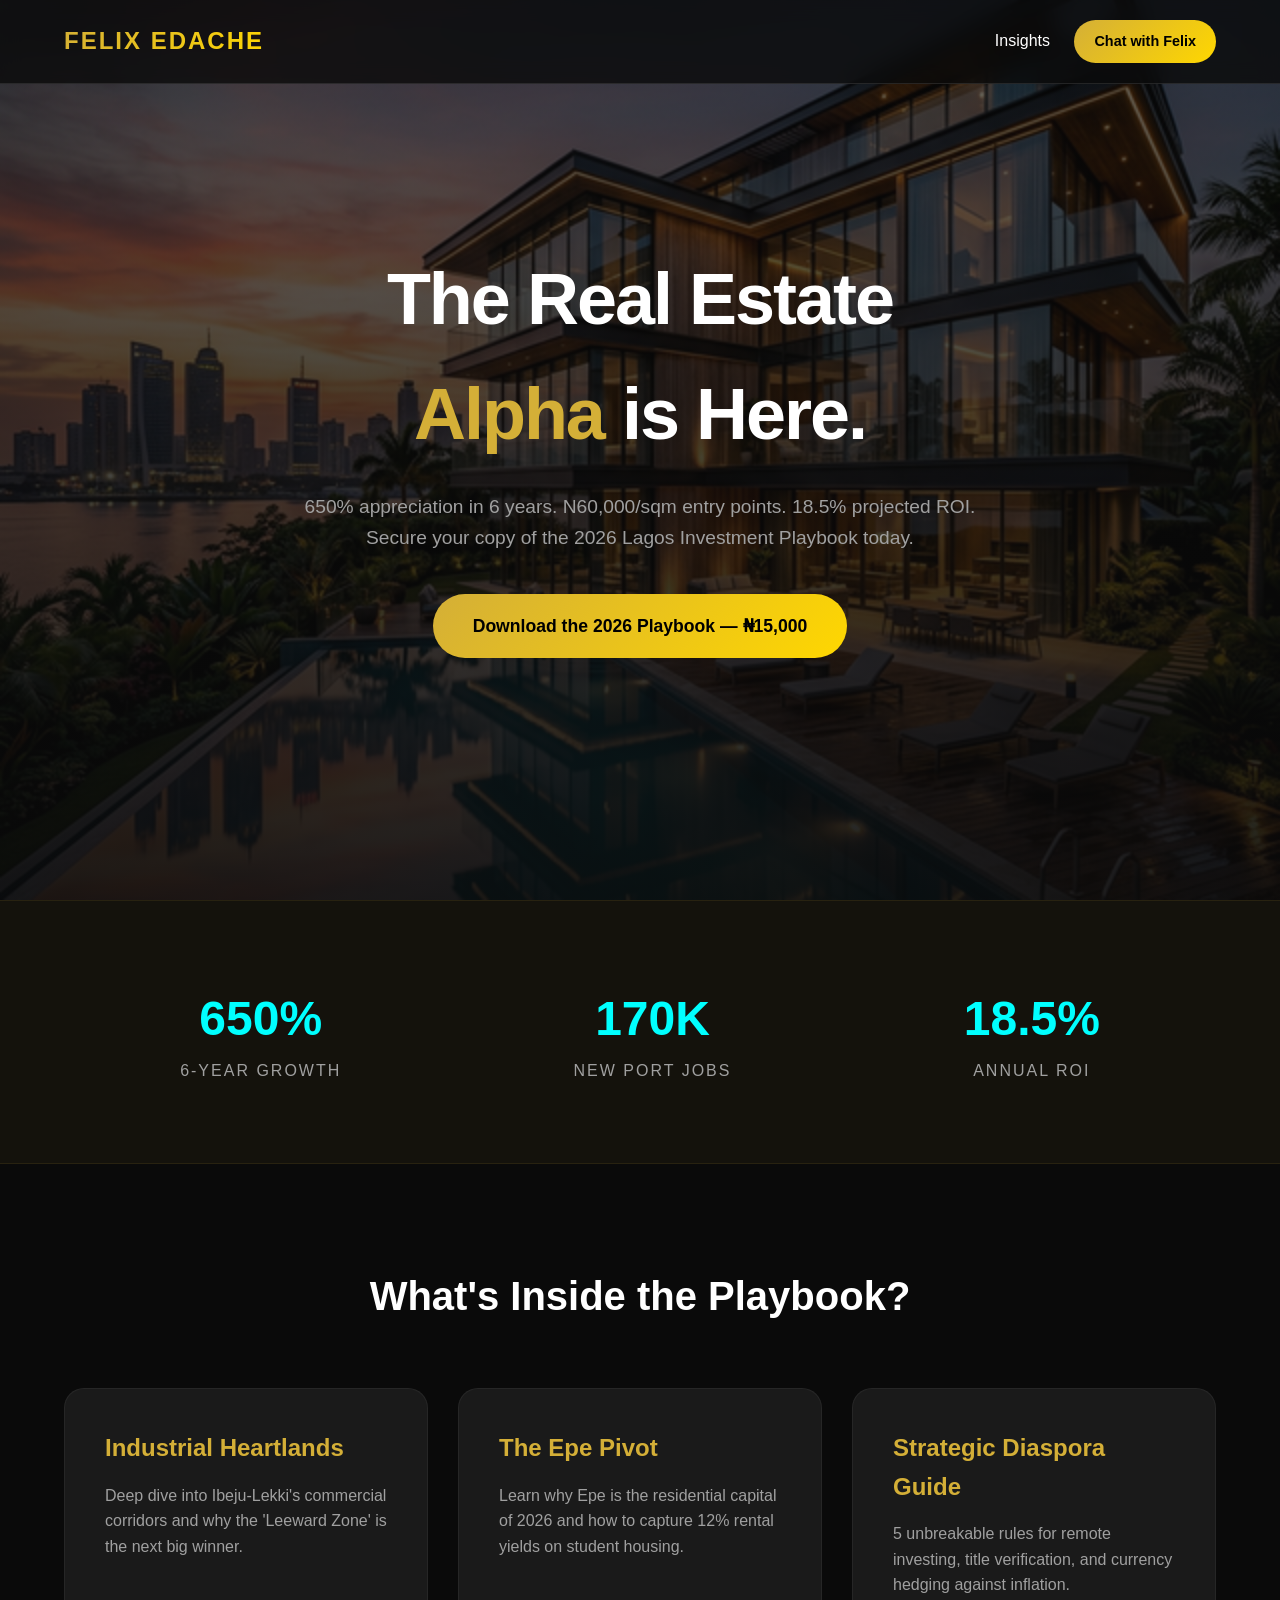
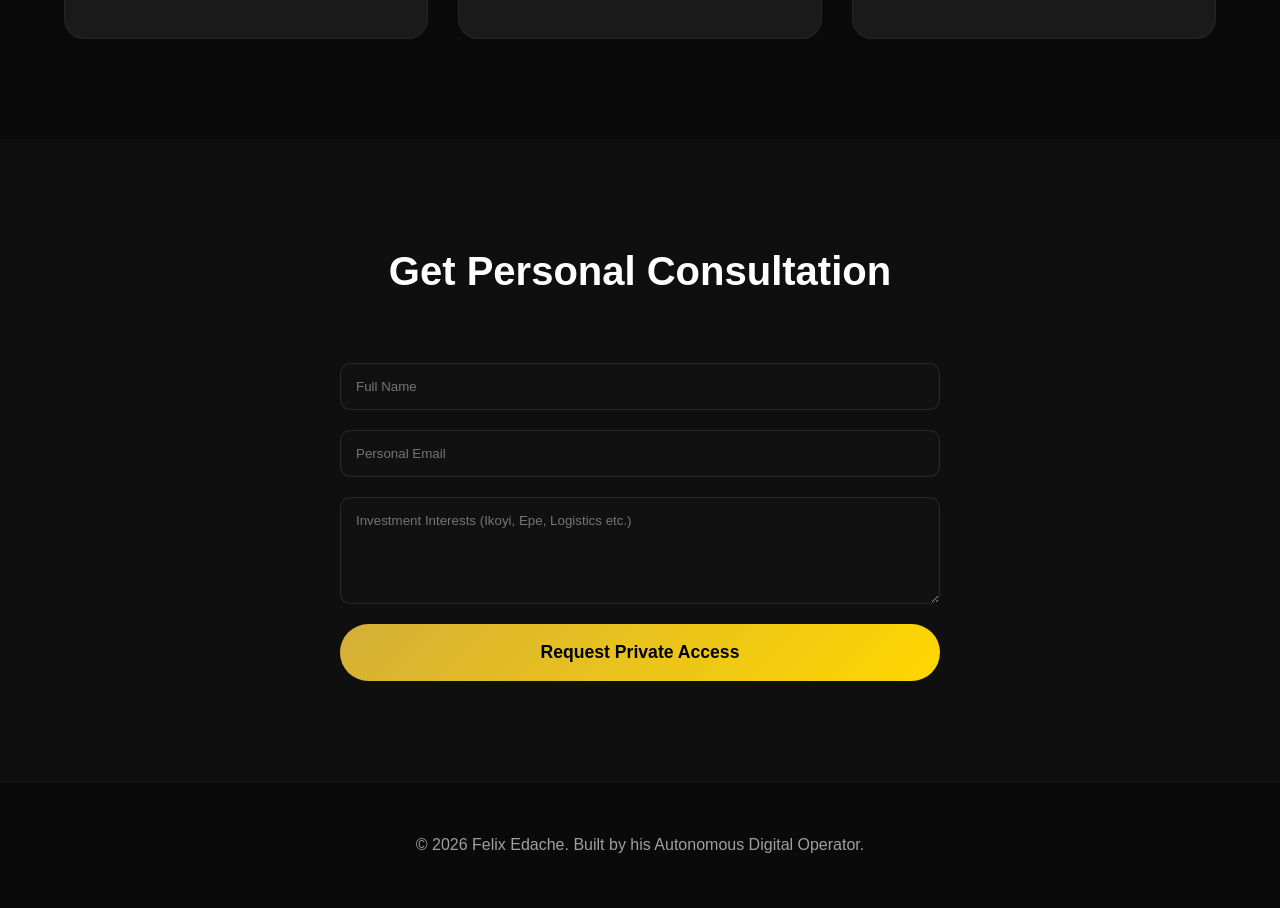
<file: index.html>
<!DOCTYPE html><html lang="en"><head>
    <meta charset="UTF-8">
    <meta name="viewport" content="width=device-width, initial-scale=1.0">
    <title>Lagos Real Estate 2026 | Investment Alpha | Felix Edache</title>
    <meta name="description" content="Master the 2026 Lagos Real Estate market. Data-driven insights on Ibeju-Lekki, Epe, and high-ROI commercial land. Secure your wealth with Felix Edache.">
    <meta name="keywords" content="Lagos Real Estate 2026, Ibeju-Lekki Land Prices, Epe Investment ROI, Diaspora Real Estate Nigeria, Lagos Commercial Property guide">
    
    <!-- JSON-LD Schema for SEO Discovery -->
    <script type="application/ld+json">
    {
      "@context": "https://schema.org/",
      "@type": "Product",
      "name": "Lagos Real Estate 2026: The Investment Alpha Playbook",
      "image": "https://1942ways.github.io/lagos-alpha/assets/hero.png",
      "description": "The definitive guide to Lagos commercial real estate investment in 2026, covering ROI corridors in Ibeju-Lekki and Epe.",
      "brand": {
        "@type": "Brand",
        "name": "Felix Edache"
      },
      "offers": {
        "@type": "Offer",
        "url": "https://selar.co/3577o37347",
        "priceCurrency": "NGN",
        "price": "15000",
        "availability": "https://schema.org/InStock"
      }
    }
    </script>
    <!-- Placeholder for Google Analytics -->
    <!-- [INSERT_GA4_TAG_HERE] -->
    <link rel="stylesheet" href="style.css">
</head>
<body>

    <nav>
        <div class="logo">FELIX EDACHE</div>
        <div>
            <a href="#about" style="color: white; text-decoration: none; margin-right: 20px;">Insights</a>
            <a href="https://wa.me/2348070506737" class="cta-button" style="padding: 10px 20px; font-size: 0.9rem;">Chat with Felix</a>
        </div>
    </nav>

    <header class="hero">
        <div class="hero-content">
            <h1>The Real Estate <br><span style="color: var(--primary-gold);">Alpha</span> is Here.</h1>
            <p>650% appreciation in 6 years. N60,000/sqm entry points. 18.5% projected ROI. Secure your copy of the 2026 Lagos Investment Playbook today.</p>
            <a href="https://selar.co/3577o37347" class="cta-button">Download the 2026 Playbook — ₦15,000</a>
        </div>
    </header>

    <section class="stats">
        <div class="stat-item">
            <h2>650%</h2>
            <p>6-Year Growth</p>
        </div>
        <div class="stat-item">
            <h2>170K</h2>
            <p>New Port Jobs</p>
        </div>
        <div class="stat-item">
            <h2>18.5%</h2>
            <p>Annual ROI</p>
        </div>
    </section>

    <section class="features" id="about">
        <h2 class="section-title">What's Inside the Playbook?</h2>
        <div class="grid">
            <div class="card">
                <h3>Industrial Heartlands</h3>
                <p>Deep dive into Ibeju-Lekki's commercial corridors and why the 'Leeward Zone' is the next big winner.</p>
            </div>
            <div class="card">
                <h3>The Epe Pivot</h3>
                <p>Learn why Epe is the residential capital of 2026 and how to capture 12% rental yields on student housing.</p>
            </div>
            <div class="card">
                <h3>Strategic Diaspora Guide</h3>
                <p>5 unbreakable rules for remote investing, title verification, and currency hedging against inflation.</p>
            </div>
        </div>
    </section>

    <section class="features" id="contact" style="background: rgba(255,255,255,0.02); padding: 100px 5%;">
        <h2 class="section-title">Get Personal Consultation</h2>
        <div style="max-width: 600px; margin: 0 auto;">
            <form action="https://formspree.io/f/mdawlzzz" method="POST" style="display: flex; flex-direction: column; gap: 20px;">
                <input type="text" name="name" placeholder="Full Name" required="" style="padding: 15px; border-radius: 10px; border: 1px solid rgba(255,255,255,0.1); background: #111; color: white;">
                <input type="email" name="email" placeholder="Personal Email" required="" style="padding: 15px; border-radius: 10px; border: 1px solid rgba(255,255,255,0.1); background: #111; color: white;">
                <textarea name="message" placeholder="Investment Interests (Ikoyi, Epe, Logistics etc.)" rows="5" style="padding: 15px; border-radius: 10px; border: 1px solid rgba(255,255,255,0.1); background: #111; color: white;"></textarea>
                <button type="submit" class="cta-button">Request Private Access</button>
            </form>
        </div>
    </section>

    <footer style="padding: 50px 5%; text-align: center; border-top: 1px solid rgba(255,255,255,0.05); color: var(--text-muted);">
        <p>© 2026 Felix Edache. Built by his Autonomous Digital Operator.</p>
    </footer>

</body></html>
</file>
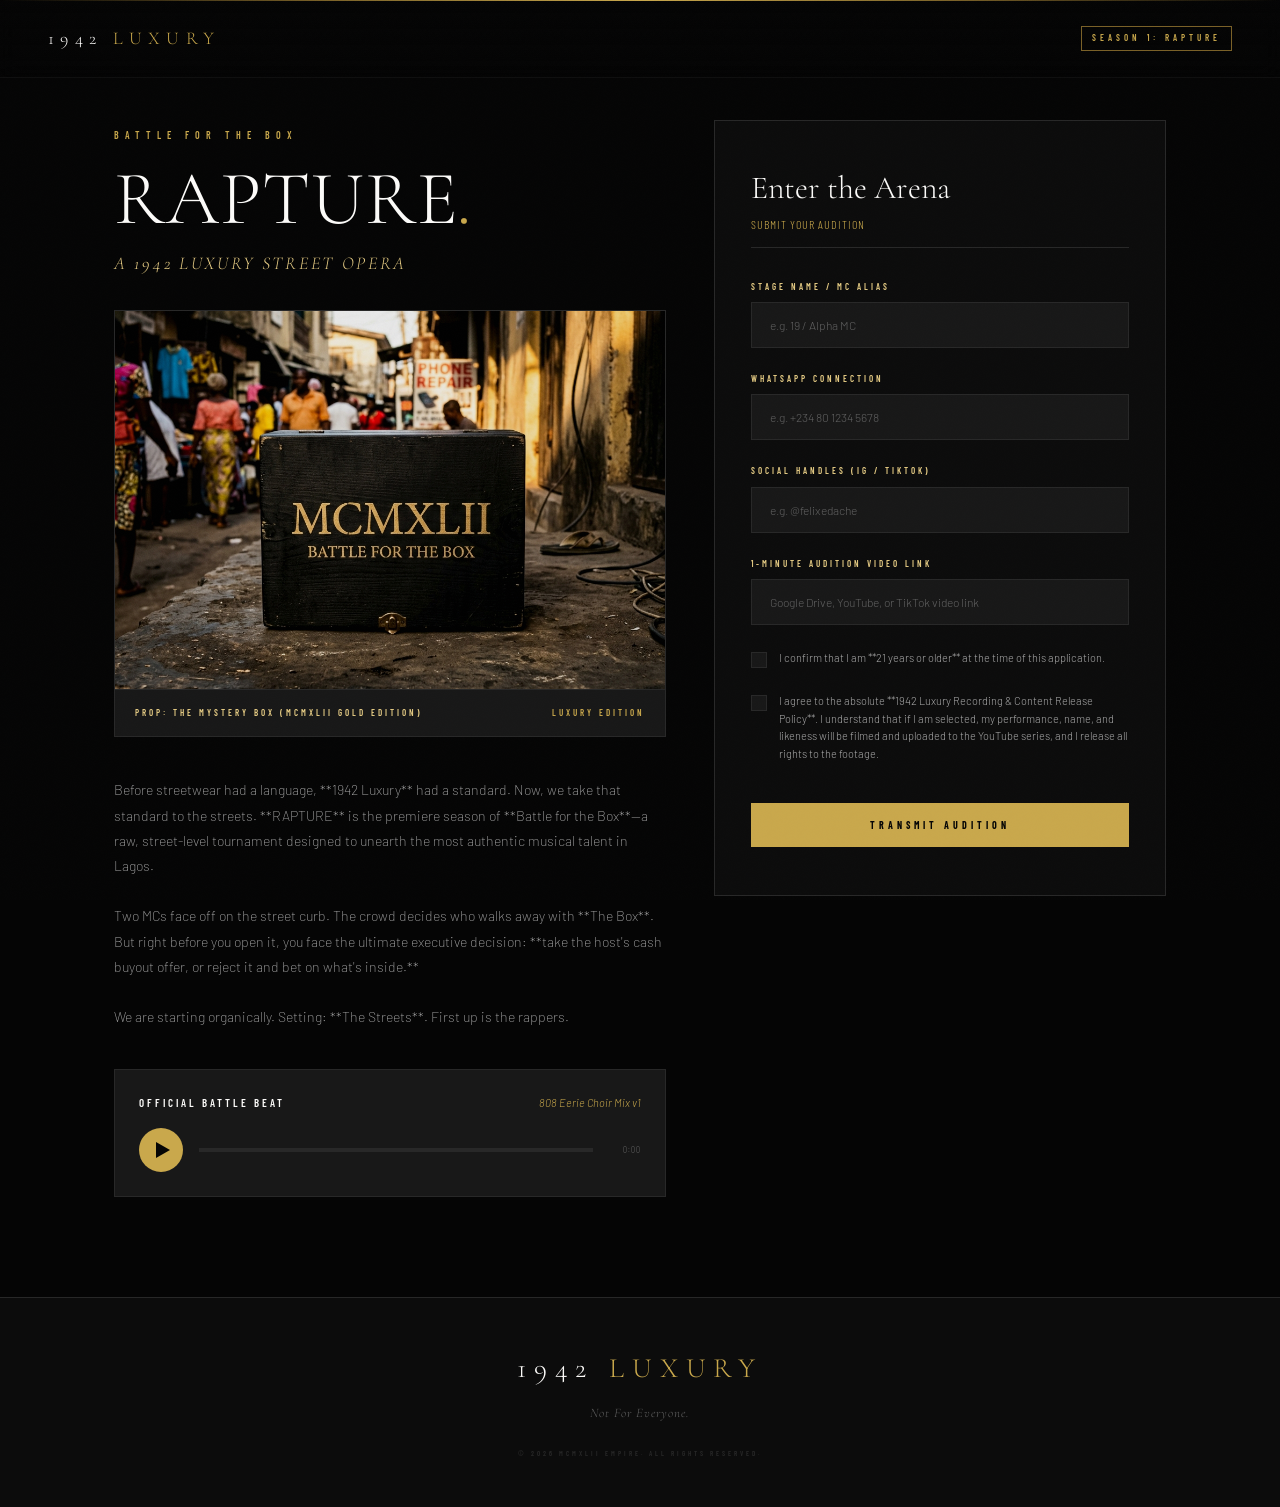
<file: rapture/index.html>
<!DOCTYPE html>
<html lang="en">

<head>
  <meta charset="UTF-8">
  <meta name="viewport" content="width=device-width, initial-scale=1.0">
  <title>RAPTURE — Battle for the Box (Season 1)</title>
  <meta name="description" content="Audition for RAPTURE. A 1942 Luxury production. Battle for the box. Take the cash or open the box.">
  <link rel="preconnect" href="https://fonts.googleapis.com">
  <link rel="preconnect" href="https://fonts.gstatic.com" crossorigin>
  <link href="https://fonts.googleapis.com/css2?family=Cormorant+Garamond:ital,wght@0,300;0,400;1,300;1,400&family=Barlow+Condensed:wght@200;300;400;500;600;700&family=Barlow:wght@200;300;400&display=swap" rel="stylesheet">
  <style>
    *,
    *::before,
    *::after {
      box-sizing: border-box;
      margin: 0;
      padding: 0;
    }

    :root {
      --black: #050505;
      --ob: #0C0C0C;
      --ch: #181818;
      --grey: #282828;
      --mid: #606060;
      --light: #A8A8A8;
      --cream: #F4F1EB;
      --white: #FCFBF9;
      --gold: #C9A84C;
      --gold-lt: #E6CC84;
      --gold-dk: #7A6128;
      --transition: all 0.3s cubic-bezier(0.25, 0.8, 0.25, 1);
    }

    html {
      scroll-behavior: smooth;
    }

    body {
      background: var(--black);
      color: var(--white);
      font-family: 'Barlow', sans-serif;
      font-weight: 300;
      -webkit-font-smoothing: antialiased;
      overflow-x: hidden;
      line-height: 1.6;
    }

    body::after {
      content: '';
      position: fixed;
      inset: 0;
      pointer-events: none;
      z-index: 9998;
      opacity: .015;
      background-image: url("data:image/svg+xml,%3Csvg viewBox='0 0 200 200' xmlns='http://www.w3.org/2000/svg'%3E%3Cfilter id='n'%3E%3CfeTurbulence type='fractalNoise' baseFrequency='.85' numOctaves='4' stitchTiles='stitch'/%3E%3C/filter%3E%3Crect width='100%25' height='100%25' filter='url(%23n)'/%3E%3C/svg%3E");
      background-size: 160px;
    }

    /* ── CHROME LINE ── */
    .chrome-line {
      position: fixed;
      top: 0;
      left: 0;
      right: 0;
      height: 1px;
      z-index: 200;
      background: linear-gradient(90deg, transparent 0%, var(--gold-dk) 25%, var(--gold) 50%, var(--gold-dk) 75%, transparent 100%);
    }

    /* ── NAV ── */
    nav {
      position: fixed;
      top: 0;
      left: 0;
      right: 0;
      z-index: 100;
      display: flex;
      justify-content: space-between;
      align-items: center;
      padding: 24px 48px;
      background: linear-gradient(to bottom, rgba(5, 5, 5, .96) 0%, transparent 100%);
      backdrop-filter: blur(10px);
      border-bottom: 1px solid rgba(40, 40, 40, 0.3);
    }

    .n-logo {
      font-family: 'Cormorant Garamond', serif;
      font-size: 18px;
      font-weight: 300;
      letter-spacing: .35em;
      color: var(--white);
      text-decoration: none;
    }

    .n-logo span {
      color: var(--gold);
    }

    .n-status {
      font-family: 'Barlow Condensed', sans-serif;
      font-size: 9px;
      font-weight: 600;
      letter-spacing: 4px;
      text-transform: uppercase;
      color: var(--gold);
      border: 1px solid var(--gold-dk);
      padding: 4px 10px;
    }

    /* ── CONTAINER ── */
    .container {
      max-width: 1100px;
      margin: 120px auto 60px;
      padding: 0 24px;
      display: grid;
      grid-template-columns: 1.1fr 0.9fr;
      gap: 48px;
      align-items: start;
    }

    @media (max-width: 900px) {
      .container {
        grid-template-columns: 1fr;
        margin-top: 100px;
        gap: 32px;
      }
    }

    /* ── LEFT COLUMN: INFORMATION ── */
    .info-panel {
      position: sticky;
      top: 100px;
    }

    .series-badge {
      font-family: 'Barlow Condensed', sans-serif;
      font-size: 10px;
      font-weight: 600;
      letter-spacing: 6px;
      text-transform: uppercase;
      color: var(--gold);
      margin-bottom: 18px;
      display: inline-block;
    }

    h1 {
      font-family: 'Cormorant Garamond', serif;
      font-size: clamp(48px, 6vw, 76px);
      font-weight: 300;
      line-height: 1;
      color: var(--white);
      margin-bottom: 12px;
      letter-spacing: 1px;
    }

    h1 em {
      font-style: italic;
      color: var(--gold);
      font-family: 'Cormorant Garamond', serif;
    }

    .tagline {
      font-family: 'Cormorant Garamond', serif;
      font-style: italic;
      font-size: clamp(14px, 1.8vw, 18px);
      color: var(--gold-lt);
      letter-spacing: 0.15em;
      margin-bottom: 32px;
    }

    .description {
      font-size: 14px;
      font-weight: 200;
      color: var(--light);
      margin-bottom: 40px;
      line-height: 1.8;
    }

    .description strong {
      color: var(--cream);
      font-weight: 400;
    }

    /* ── VISUAL CARD ── */
    .visual-card {
      background: var(--ob);
      border: 1px solid var(--grey);
      position: relative;
      overflow: hidden;
      margin-bottom: 40px;
    }

    .visual-img {
      width: 100%;
      display: block;
      aspect-ratio: 16/11;
      object-fit: cover;
      filter: brightness(0.9) contrast(1.05);
      transition: var(--transition);
    }

    .visual-card:hover .visual-img {
      filter: brightness(1) contrast(1.08);
      transform: scale(1.02);
    }

    .visual-caption {
      padding: 16px 20px;
      border-top: 1px solid var(--grey);
      font-family: 'Barlow Condensed', sans-serif;
      font-size: 9px;
      font-weight: 600;
      letter-spacing: 3px;
      text-transform: uppercase;
      color: var(--gold-lt);
      display: flex;
      justify-content: space-between;
      background: var(--ch);
    }

    /* ── AUDIO TEASER CARD ── */
    .audio-card {
      background: var(--ch);
      border: 1px solid var(--grey);
      padding: 24px;
      margin-bottom: 40px;
      display: flex;
      flex-direction: column;
      gap: 16px;
    }

    .audio-header {
      display: flex;
      justify-content: space-between;
      align-items: center;
    }

    .audio-title {
      font-family: 'Barlow Condensed', sans-serif;
      font-size: 11px;
      font-weight: 600;
      letter-spacing: 3px;
      text-transform: uppercase;
      color: var(--white);
    }

    .audio-subtitle {
      font-size: 11px;
      color: var(--gold);
      font-style: italic;
    }

    .audio-controls {
      display: flex;
      align-items: center;
      gap: 16px;
    }

    .play-btn {
      background: var(--gold);
      border: none;
      border-radius: 50%;
      width: 44px;
      height: 44px;
      display: flex;
      align-items: center;
      justify-content: center;
      cursor: pointer;
      transition: var(--transition);
    }

    .play-btn:hover {
      background: var(--gold-lt);
      transform: scale(1.05);
    }

    .play-icon {
      width: 0;
      height: 0;
      border-top: 8px solid transparent;
      border-bottom: 8px solid transparent;
      border-left: 14px solid var(--black);
      margin-left: 4px;
      transition: var(--transition);
    }

    .play-btn.playing .play-icon {
      border: none;
      width: 12px;
      height: 14px;
      border-left: 4px solid var(--black);
      border-right: 4px solid var(--black);
      margin-left: 0;
    }

    .progress-bar {
      flex: 1;
      height: 4px;
      background: var(--grey);
      position: relative;
      cursor: pointer;
    }

    .progress-fill {
      width: 0%;
      height: 100%;
      background: var(--gold);
      position: absolute;
      left: 0;
      top: 0;
      transition: width 0.1s linear;
    }

    .audio-time {
      font-family: 'Barlow Condensed', sans-serif;
      font-size: 9px;
      letter-spacing: 1px;
      color: var(--mid);
      min-width: 32px;
      text-align: right;
    }

    /* ── RIGHT COLUMN: FORM PANEL ── */
    .form-panel {
      background: var(--ob);
      border: 1px solid var(--grey);
      padding: 48px 36px;
    }

    @media (max-width: 600px) {
      .form-panel {
        padding: 32px 20px;
      }
    }

    .form-title {
      font-family: 'Cormorant Garamond', serif;
      font-size: 32px;
      font-weight: 300;
      line-height: 1.2;
      color: var(--white);
      margin-bottom: 8px;
    }

    .form-subtitle {
      font-size: 12px;
      color: var(--gold);
      letter-spacing: 1px;
      text-transform: uppercase;
      font-family: 'Barlow Condensed', sans-serif;
      margin-bottom: 32px;
      border-bottom: 1px solid var(--grey);
      padding-bottom: 12px;
    }

    .input-group {
      margin-bottom: 24px;
    }

    label {
      display: block;
      font-family: 'Barlow Condensed', sans-serif;
      font-size: 9px;
      font-weight: 600;
      letter-spacing: 3px;
      text-transform: uppercase;
      color: var(--gold-lt);
      margin-bottom: 8px;
    }

    .input-field {
      width: 100%;
      background: var(--ch);
      border: 1px solid var(--grey);
      color: var(--white);
      padding: 14px 18px;
      font-family: 'Barlow', sans-serif;
      font-size: 13px;
      font-weight: 300;
      outline: none;
      transition: var(--transition);
    }

    .input-field:focus {
      border-color: var(--gold-dk);
      box-shadow: 0 0 8px rgba(201, 168, 76, 0.05);
    }

    .input-field::placeholder {
      color: var(--mid);
      font-size: 12px;
    }

    /* ── CHECKBOX CUSTOMIZATION ── */
    .checkbox-group {
      display: flex;
      align-items: flex-start;
      gap: 12px;
      margin-bottom: 24px;
      cursor: pointer;
    }

    .checkbox-custom {
      min-width: 16px;
      height: 16px;
      border: 1px solid var(--grey);
      background: var(--ch);
      margin-top: 3px;
      position: relative;
      transition: var(--transition);
    }

    .checkbox-group:hover .checkbox-custom {
      border-color: var(--gold-dk);
    }

    .checkbox-group.checked .checkbox-custom {
      background: var(--gold);
      border-color: var(--gold);
    }

    .checkbox-group.checked .checkbox-custom::after {
      content: '';
      position: absolute;
      left: 5px;
      top: 2px;
      width: 4px;
      height: 8px;
      border: solid var(--black);
      border-width: 0 2px 2px 0;
      transform: rotate(45deg);
    }

    .checkbox-label {
      font-size: 11px;
      color: var(--light);
      line-height: 1.6;
      user-select: none;
    }

    .checkbox-label strong {
      color: var(--white);
    }

    .submit-btn {
      width: 100%;
      background: var(--gold);
      border: none;
      padding: 16px;
      font-family: 'Barlow Condensed', sans-serif;
      font-size: 10px;
      font-weight: 700;
      letter-spacing: 4px;
      text-transform: uppercase;
      color: var(--black);
      cursor: pointer;
      transition: var(--transition);
      margin-top: 16px;
    }

    .submit-btn:hover {
      background: var(--gold-lt);
      letter-spacing: 5px;
    }

    /* ── FOOTER ── */
    footer {
      background: var(--ob);
      border-top: 1px solid var(--grey);
      padding: 48px;
      text-align: center;
    }

    .f-logo {
      font-family: 'Cormorant Garamond', serif;
      font-size: 28px;
      font-weight: 300;
      letter-spacing: .28em;
      color: var(--white);
      margin-bottom: 12px;
    }

    .f-logo span {
      color: var(--gold);
    }

    .f-manifesto {
      font-family: 'Cormorant Garamond', serif;
      font-size: 13px;
      font-style: italic;
      color: var(--mid);
      letter-spacing: 1px;
      margin-bottom: 24px;
    }

    .f-copy {
      font-family: 'Barlow Condensed', sans-serif;
      font-size: 7px;
      font-weight: 600;
      letter-spacing: 3px;
      text-transform: uppercase;
      color: var(--grey);
    }

    /* ── SUCCESS MESSAGE ── */
    .success-panel {
      display: none;
      text-align: center;
      padding: 48px 24px;
      background: var(--ob);
      border: 1px solid var(--gold-dk);
    }

    .success-icon {
      font-family: 'Cormorant Garamond', serif;
      font-size: 64px;
      color: var(--gold);
      margin-bottom: 18px;
    }

    .success-title {
      font-family: 'Cormorant Garamond', serif;
      font-size: 32px;
      font-weight: 300;
      color: var(--white);
      margin-bottom: 12px;
    }

    .success-text {
      font-size: 13px;
      color: var(--light);
      line-height: 1.8;
      max-width: 320px;
      margin: 0 auto 32px;
    }
  </style>
</head>

<body>
  <div class="chrome-line"></div>

  <!-- ── NAVIGATION ── -->
  <nav>
    <a href="#" class="n-logo">1942 <span>LUXURY</span></a>
    <div class="n-status">SEASON 1: RAPTURE</div>
  </nav>

  <!-- ── CONTENT CONTAINER ── -->
  <div class="container">

    <!-- ── LEFT: INFO PANEL ── -->
    <div class="info-panel">
      <span class="series-badge">BATTLE FOR THE BOX</span>
      <h1>RAPTURE<em>.</em></h1>
      <p class="tagline">A 1942 LUXURY STREET OPERA</p>

      <!-- ── EMBEDDED VISUAL MOCKUP ── -->
      <div class="visual-card">
        <img src="battle_for_the_box_mockup.png" alt="1942 Luxury Battle for the Box Mockup" class="visual-img">
        <div class="visual-caption">
          <span>PROP: THE MYSTERY BOX (MCMXLII GOLD EDITION)</span>
          <span style="color: var(--gold);">LUXURY EDITION</span>
        </div>
      </div>

      <p class="description">
        Before streetwear had a language, **1942 Luxury** had a standard. Now, we take that standard to the streets. 
        **RAPTURE** is the premiere season of **Battle for the Box**—a raw, street-level tournament designed to unearth the most authentic musical talent in Lagos. 
        <br><br>
        Two MCs face off on the street curb. The crowd decides who walks away with **The Box**. But right before you open it, you face the ultimate executive decision: **take the host's cash buyout offer, or reject it and bet on what's inside.**
        <br><br>
        We are starting organically. Setting: **The Streets**. First up is the rappers.
      </p>

      <!-- ── BEAT PLAYER CARD ── -->
      <div class="audio-card">
        <div class="audio-header">
          <span class="audio-title">OFFICIAL BATTLE BEAT</span>
          <span class="audio-subtitle">808 Eerie Choir Mix v1</span>
        </div>
        <div class="audio-controls">
          <button class="play-btn" id="playBtn" onclick="togglePlay()">
            <div class="play-icon" id="playIcon"></div>
          </button>
          <div class="progress-bar" id="progressBar" onclick="seek(event)">
            <div class="progress-fill" id="progressFill"></div>
          </div>
          <span class="audio-time" id="audioTime">0:00</span>
        </div>
      </div>
    </div>

    <!-- ── RIGHT: FORM PANEL ── -->
    <div>
      <div class="form-panel" id="formPanel">
        <h2 class="form-title">Enter the Arena</h2>
        <p class="form-subtitle">Submit Your Audition</p>

        <form id="auditionForm" onsubmit="submitAudition(event)">
          <!-- Rapper Stage Name -->
          <div class="input-group">
            <label for="stageName">Stage Name / MC Alias</label>
            <input type="text" id="stageName" name="stageName" class="input-field" placeholder="e.g. 19 / Alpha MC" required>
          </div>

          <!-- WhatsApp Number -->
          <div class="input-group">
            <label for="phone">WhatsApp Connection</label>
            <input type="tel" id="phone" name="phone" class="input-field" placeholder="e.g. +234 80 1234 5678" required>
          </div>

          <!-- Instagram or TikTok Handle -->
          <div class="input-group">
            <label for="social">Social Handles (IG / TikTok)</label>
            <input type="text" id="social" name="social" class="input-field" placeholder="e.g. @felixedache" required>
          </div>

          <!-- Audition Video Link -->
          <div class="input-group">
            <label for="videoLink">1-Minute Audition Video Link</label>
            <input type="url" id="videoLink" name="videoLink" class="input-field" placeholder="Google Drive, YouTube, or TikTok video link" required>
          </div>

          <!-- Age Consent Checkbox -->
          <div class="checkbox-group" id="chkAge" onclick="toggleCheckbox('chkAge')">
            <div class="checkbox-custom"></div>
            <p class="checkbox-label">I confirm that I am **21 years or older** at the time of this application.</p>
          </div>

          <!-- Content Release Checkbox -->
          <div class="checkbox-group" id="chkRelease" onclick="toggleCheckbox('chkRelease')">
            <div class="checkbox-custom"></div>
            <p class="checkbox-label">I agree to the absolute **1942 Luxury Recording & Content Release Policy**. I understand that if I am selected, my performance, name, and likeness will be filmed and uploaded to the YouTube series, and I release all rights to the footage.</p>
          </div>

          <!-- Submit Button -->
          <button type="submit" class="submit-btn">Transmit Audition</button>
        </form>
      </div>

      <!-- ── SUCCESS BOX ── -->
      <div class="success-panel" id="successPanel">
        <div class="success-icon">MCMXLII</div>
        <h2 class="success-title">Transmission Received.</h2>
        <p class="success-text">Your audition has been logged into the 1942 Luxury database. Our executive scouts are reviewing your delivery. Keep your line open.</p>
        <button class="submit-btn" onclick="resetForm()" style="background: transparent; border: 1px solid var(--grey); color: var(--light);">Submit Another</button>
      </div>
    </div>

  </div>

  <!-- ── FOOTER ── -->
  <footer>
    <div class="f-logo">1942 <span>LUXURY</span></div>
    <div class="f-manifesto">Not For Everyone.</div>
    <div class="f-copy">© 2026 MCMXLII Empire. All Rights Reserved.</div>
  </footer>

  <!-- ── SCRIPTS ── -->
  <script>
    // Audio Player Simulation (Simulating player behavior for premium interactive feel)
    let isPlaying = false;
    let progressInterval;
    let progressPercent = 0;
    
    function togglePlay() {
      const btn = document.getElementById('playBtn');
      const icon = document.getElementById('playIcon');
      const fill = document.getElementById('progressFill');
      const time = document.getElementById('audioTime');
      
      isPlaying = !isPlaying;
      
      if (isPlaying) {
        btn.classList.add('playing');
        progressInterval = setInterval(() => {
          if (progressPercent >= 100) {
            clearInterval(progressInterval);
            isPlaying = false;
            btn.classList.remove('playing');
            progressPercent = 0;
            fill.style.width = '0%';
            time.textContent = '0:00';
            return;
          }
          progressPercent += 0.5;
          fill.style.width = progressPercent + '%';
          
          // Simulate standard timeline minutes/seconds
          let totalSeconds = Math.floor((progressPercent / 100) * 150); // 2:30 total
          let mins = Math.floor(totalSeconds / 60);
          let secs = totalSeconds % 60;
          time.textContent = mins + ':' + (secs < 10 ? '0' : '') + secs;
        }, 100);
      } else {
        btn.classList.remove('playing');
        clearInterval(progressInterval);
      }
    }
    
    function seek(e) {
      const bar = document.getElementById('progressBar');
      const fill = document.getElementById('progressFill');
      const rect = bar.getBoundingClientRect();
      const clickX = e.clientX - rect.left;
      const width = rect.width;
      
      progressPercent = (clickX / width) * 100;
      fill.style.width = progressPercent + '%';
      
      let totalSeconds = Math.floor((progressPercent / 100) * 150);
      let mins = Math.floor(totalSeconds / 60);
      let secs = totalSeconds % 60;
      document.getElementById('audioTime').textContent = mins + ':' + (secs < 10 ? '0' : '') + secs;
    }

    // Custom Interactive Checkboxes
    function toggleCheckbox(id) {
      const chk = document.getElementById(id);
      chk.classList.toggle('checked');
    }

    // Form Submission & Transmission
    function submitAudition(e) {
      e.preventDefault();
      
      const chkAge = document.getElementById('chkAge').classList.contains('checked');
      const chkRelease = document.getElementById('chkRelease').classList.contains('checked');
      
      if (!chkAge || !chkRelease) {
        alert("You must accept all legal terms and consent options before submitting your audition.");
        return;
      }
      
      const submitBtn = e.target.querySelector('.submit-btn');
      const originalText = submitBtn.textContent;
      submitBtn.textContent = "Transmitting...";
      submitBtn.disabled = true;

      // Extract form data
      const formData = {
        stageName: document.getElementById('stageName').value,
        phone: document.getElementById('phone').value,
        social: document.getElementById('social').value,
        videoLink: document.getElementById('videoLink').value,
        ageConfirmed: chkAge ? 'Yes' : 'No',
        releaseConfirmed: chkRelease ? 'Yes' : 'No'
      };

      // Submit to Formspree endpoint (used in index.html)
      fetch('https://formspree.io/f/mdawlzzz', {
        method: 'POST',
        headers: {
          'Content-Type': 'application/json',
          'Accept': 'application/json'
        },
        body: JSON.stringify(formData)
      })
      .then(response => {
        if (response.ok) {
          // Transition to Success Panel with visual micro-animation
          document.getElementById('formPanel').style.display = 'none';
          document.getElementById('successPanel').style.display = 'block';
          window.scrollTo({
            top: document.getElementById('successPanel').offsetTop - 120,
            behavior: 'smooth'
          });
        } else {
          alert("An error occurred during transmission. Please try again.");
        }
      })
      .catch(error => {
        alert("Network error. Please check your internet connection.");
      })
      .finally(() => {
        submitBtn.textContent = originalText;
        submitBtn.disabled = false;
      });
    }

    function resetForm() {
      document.getElementById('auditionForm').reset();
      document.getElementById('chkAge').classList.remove('checked');
      document.getElementById('chkRelease').classList.remove('checked');
      
      document.getElementById('formPanel').style.display = 'block';
      document.getElementById('successPanel').style.display = 'none';
    }
  </script>
</body>

</html>
</file>
<file: style.css>
:root {
  --primary-gold: #D4AF37;
  --secondary-cyan: #00FFFF;
  --dark-bg: #0A0A0A;
  --card-bg: #1A1A1A;
  --text-white: #FFFFFF;
  --text-muted: #A0A0A0;
  --gradient: linear-gradient(135deg, var(--primary-gold), #FFD700);
}

@import url('https://fonts.googleapis.com/css2?family=Outfit:wght@300;400;600;800&display=swap');

* {
  margin: 0;
  padding: 0;
  box-sizing: border-box;
  font-family: 'Outfit', sans-serif;
}

body {
  background-color: var(--dark-bg);
  color: var(--text-white);
  line-height: 1.6;
  overflow-x: hidden;
}

/* Glassmorphism Navigation */
nav {
  position: fixed;
  top: 0;
  width: 100%;
  padding: 20px 5%;
  display: flex;
  justify-content: space-between;
  align-items: center;
  background: rgba(10, 10, 10, 0.8);
  backdrop-filter: blur(10px);
  z-index: 1000;
  border-bottom: 1px solid rgba(255, 255, 255, 0.1);
}

.logo {
  font-weight: 800;
  font-size: 1.5rem;
  letter-spacing: 2px;
  background: var(--gradient);
  -webkit-background-clip: text;
  -webkit-text-fill-color: transparent;
}

/* Hero Section */
.hero {
  height: 100vh;
  display: flex;
  align-items: center;
  justify-content: center;
  text-align: center;
  padding: 0 5%;
  position: relative;
  background: linear-gradient(rgba(10, 10, 10, 0.6), rgba(10, 10, 10, 0.9)), url('assets/hero.png');
  background-size: cover;
  background-position: center;
}

.hero-content h1 {
  font-size: 4.5rem;
  font-weight: 800;
  margin-bottom: 20px;
  letter-spacing: -2px;
  animation: fadeInDown 1s ease-out;
}

.hero-content p {
  font-size: 1.2rem;
  color: var(--text-muted);
  max-width: 700px;
  margin: 0 auto 40px;
  animation: fadeInUp 1s ease-out 0.5s both;
}

.cta-button {
  padding: 18px 40px;
  font-size: 1.1rem;
  font-weight: 600;
  border: none;
  border-radius: 50px;
  background: var(--gradient);
  color: #000;
  cursor: pointer;
  transition: transform 0.3s, box-shadow 0.3s;
  text-decoration: none;
  display: inline-block;
  animation: fadeInUp 1s ease-out 1s both;
}

.cta-button:hover {
  transform: scale(1.05);
  box-shadow: 0 0 20px rgba(212, 175, 55, 0.4);
}

/* Features Section */
.features {
  padding: 100px 5%;
}

.section-title {
  text-align: center;
  font-size: 2.5rem;
  margin-bottom: 60px;
}

.grid {
  display: grid;
  grid-template-columns: repeat(auto-fit, minmax(300px, 1fr));
  gap: 30px;
}

.card {
  background: var(--card-bg);
  padding: 40px;
  border-radius: 20px;
  border: 1px solid rgba(255, 255, 255, 0.05);
  transition: transform 0.3s, border-color 0.3s;
}

.card:hover {
  transform: translateY(-10px);
  border-color: var(--primary-gold);
}

.card h3 {
  color: var(--primary-gold);
  margin-bottom: 15px;
  font-size: 1.5rem;
}

.card p {
  color: var(--text-muted);
}

/* Stats Section */
.stats {
  background: rgba(212, 175, 55, 0.05);
  padding: 80px 5%;
  display: flex;
  justify-content: space-around;
  text-align: center;
  border-top: 1px solid rgba(212, 175, 55, 0.1);
  border-bottom: 1px solid rgba(212, 175, 55, 0.1);
}

.stat-item h2 {
  font-size: 3rem;
  color: var(--secondary-cyan);
}

.stat-item p {
  color: var(--text-muted);
  text-transform: uppercase;
  letter-spacing: 2px;
}

/* Animations */
@keyframes fadeInDown {
  from { opacity: 0; transform: translateY(-30px); }
  to { opacity: 1; transform: translateY(0); }
}

@keyframes fadeInUp {
  from { opacity: 0; transform: translateY(30px); }
  to { opacity: 1; transform: translateY(0); }
}

@media (max-width: 768px) {
  .hero-content h1 { font-size: 3rem; }
  .stats { flex-direction: column; gap: 40px; }
}
</file>
